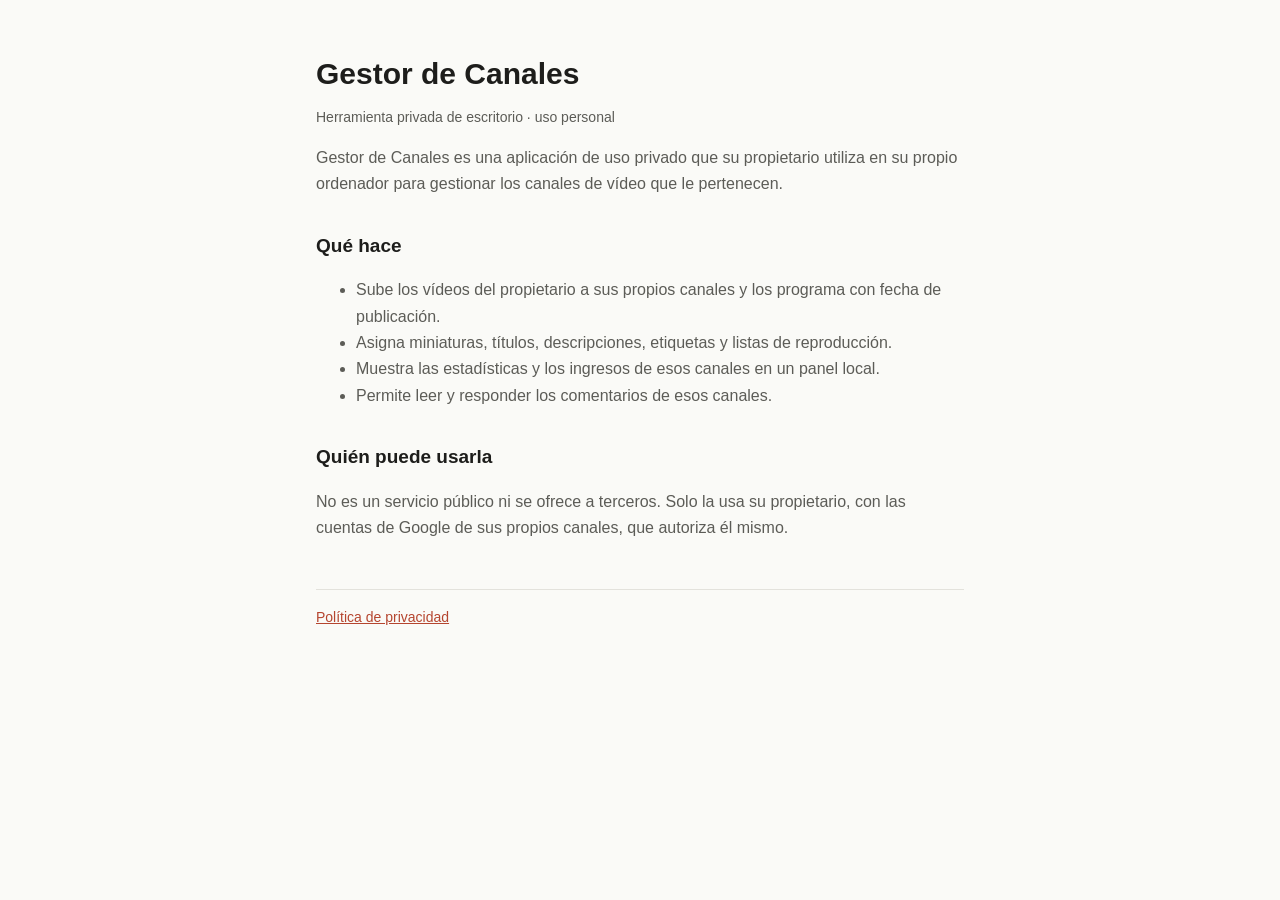
<file: index.html>
<!doctype html><html lang="es"><head><meta charset="utf-8"><meta name="viewport" content="width=device-width,initial-scale=1">
<title>Gestor de Canales</title><meta name="description" content="Herramienta privada para programar y gestionar los vídeos de los canales de su propietario."><link rel="stylesheet" href="estilo.css"></head>
<body><main>
<h1>Gestor de Canales</h1>
<p class="sub">Herramienta privada de escritorio · uso personal</p>
<p>Gestor de Canales es una aplicación de uso privado que su propietario utiliza en su propio ordenador para gestionar los canales de vídeo que le pertenecen.</p>
<h2>Qué hace</h2>
<ul>
<li>Sube los vídeos del propietario a sus propios canales y los programa con fecha de publicación.</li>
<li>Asigna miniaturas, títulos, descripciones, etiquetas y listas de reproducción.</li>
<li>Muestra las estadísticas y los ingresos de esos canales en un panel local.</li>
<li>Permite leer y responder los comentarios de esos canales.</li>
</ul>
<h2>Quién puede usarla</h2>
<p>No es un servicio público ni se ofrece a terceros. Solo la usa su propietario, con las cuentas de Google de sus propios canales, que autoriza él mismo.</p>
<footer><a href="privacidad.html">Política de privacidad</a></footer>
</main></body></html>
</file>
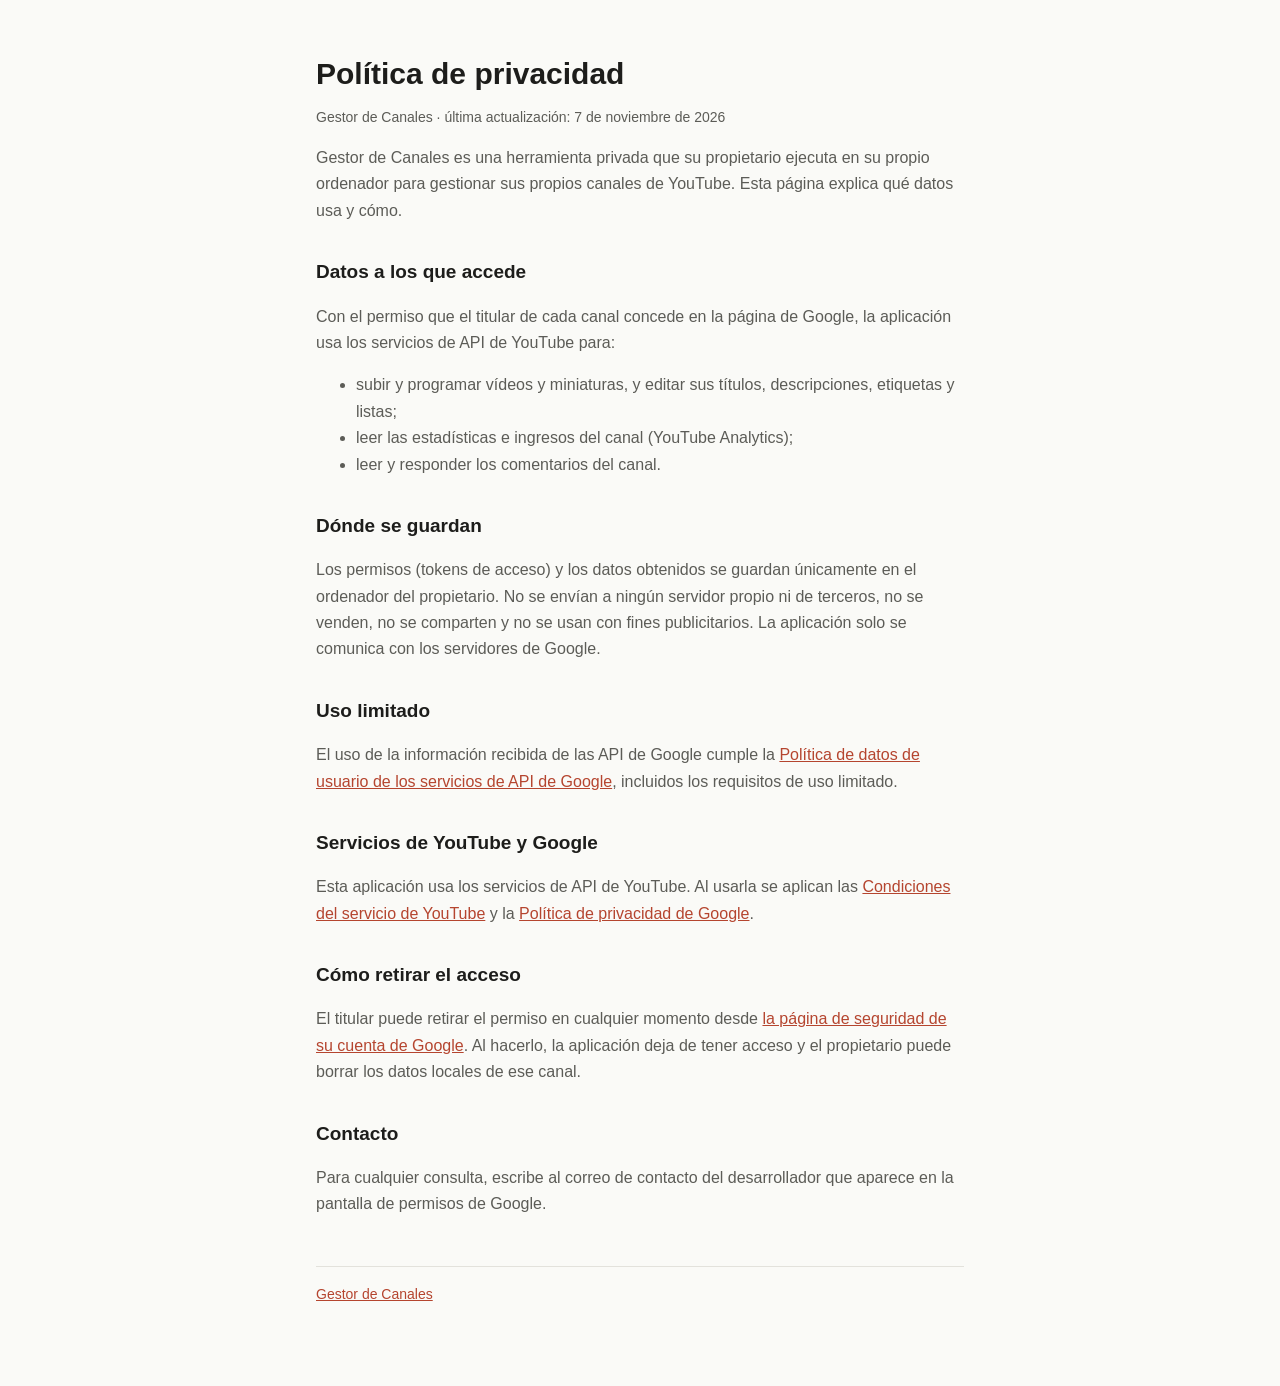
<file: privacidad.html>
<!doctype html><html lang="es"><head><meta charset="utf-8"><meta name="viewport" content="width=device-width,initial-scale=1">
<title>Política de privacidad</title><meta name="description" content="Política de privacidad de Gestor de Canales."><link rel="stylesheet" href="estilo.css"></head>
<body><main>
<h1>Política de privacidad</h1>
<p class="sub">Gestor de Canales · última actualización: 7 de noviembre de 2026</p>
<p>Gestor de Canales es una herramienta privada que su propietario ejecuta en su propio ordenador para gestionar sus propios canales de YouTube. Esta página explica qué datos usa y cómo.</p>
<h2>Datos a los que accede</h2>
<p>Con el permiso que el titular de cada canal concede en la página de Google, la aplicación usa los servicios de API de YouTube para:</p>
<ul>
<li>subir y programar vídeos y miniaturas, y editar sus títulos, descripciones, etiquetas y listas;</li>
<li>leer las estadísticas e ingresos del canal (YouTube Analytics);</li>
<li>leer y responder los comentarios del canal.</li>
</ul>
<h2>Dónde se guardan</h2>
<p>Los permisos (tokens de acceso) y los datos obtenidos se guardan únicamente en el ordenador del propietario. No se envían a ningún servidor propio ni de terceros, no se venden, no se comparten y no se usan con fines publicitarios. La aplicación solo se comunica con los servidores de Google.</p>
<h2>Uso limitado</h2>
<p>El uso de la información recibida de las API de Google cumple la <a href="https://developers.google.com/terms/api-services-user-data-policy">Política de datos de usuario de los servicios de API de Google</a>, incluidos los requisitos de uso limitado.</p>
<h2>Servicios de YouTube y Google</h2>
<p>Esta aplicación usa los servicios de API de YouTube. Al usarla se aplican las <a href="https://www.youtube.com/t/terms">Condiciones del servicio de YouTube</a> y la <a href="https://policies.google.com/privacy">Política de privacidad de Google</a>.</p>
<h2>Cómo retirar el acceso</h2>
<p>El titular puede retirar el permiso en cualquier momento desde <a href="https://myaccount.google.com/permissions">la página de seguridad de su cuenta de Google</a>. Al hacerlo, la aplicación deja de tener acceso y el propietario puede borrar los datos locales de ese canal.</p>
<h2>Contacto</h2>
<p>Para cualquier consulta, escribe al correo de contacto del desarrollador que aparece en la pantalla de permisos de Google.</p>
<footer><a href="index.html">Gestor de Canales</a></footer>
</main></body></html>
</file>
<file: estilo.css>
:root{--bg:#fafaf7;--tx:#1d1d1b;--su:#5c5c57;--ln:#e3e2dc;--ac:#b5452f}
@media (prefers-color-scheme:dark){:root{--bg:#171715;--tx:#ecebe6;--su:#a3a29b;--ln:#2e2d2a;--ac:#e07a5f}}
*{box-sizing:border-box}body{margin:0;background:var(--bg);color:var(--tx);font:16px/1.65 -apple-system,BlinkMacSystemFont,"Segoe UI",Roboto,sans-serif}
main{max-width:680px;margin:0 auto;padding:56px 16px 80px}h1{font-size:30px;line-height:1.2;margin:0 0 8px}h2{font-size:19px;margin:32px 0 6px}
p,li{color:var(--su)}a{color:var(--ac)}.sub{font-size:14px;color:var(--su)}footer{margin-top:48px;padding-top:16px;border-top:1px solid var(--ln);font-size:14px;color:var(--su)}
</file>
